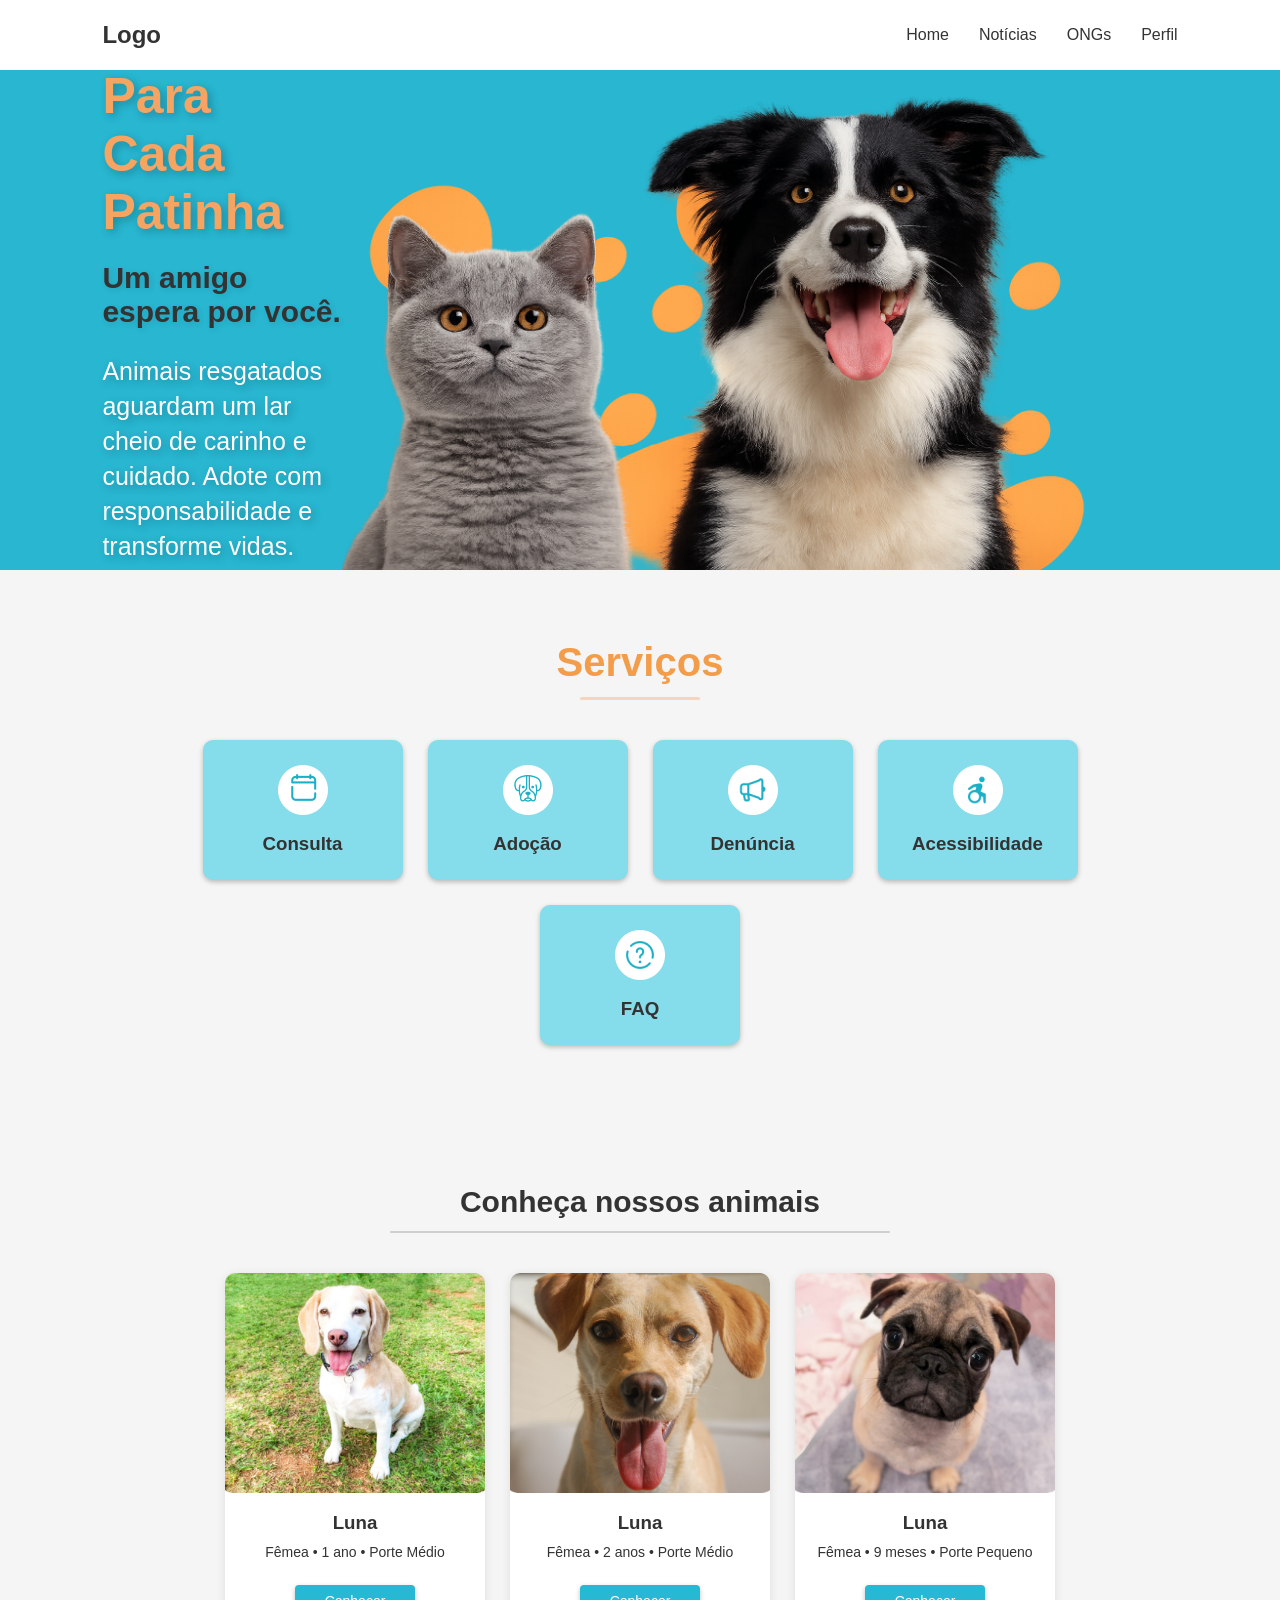
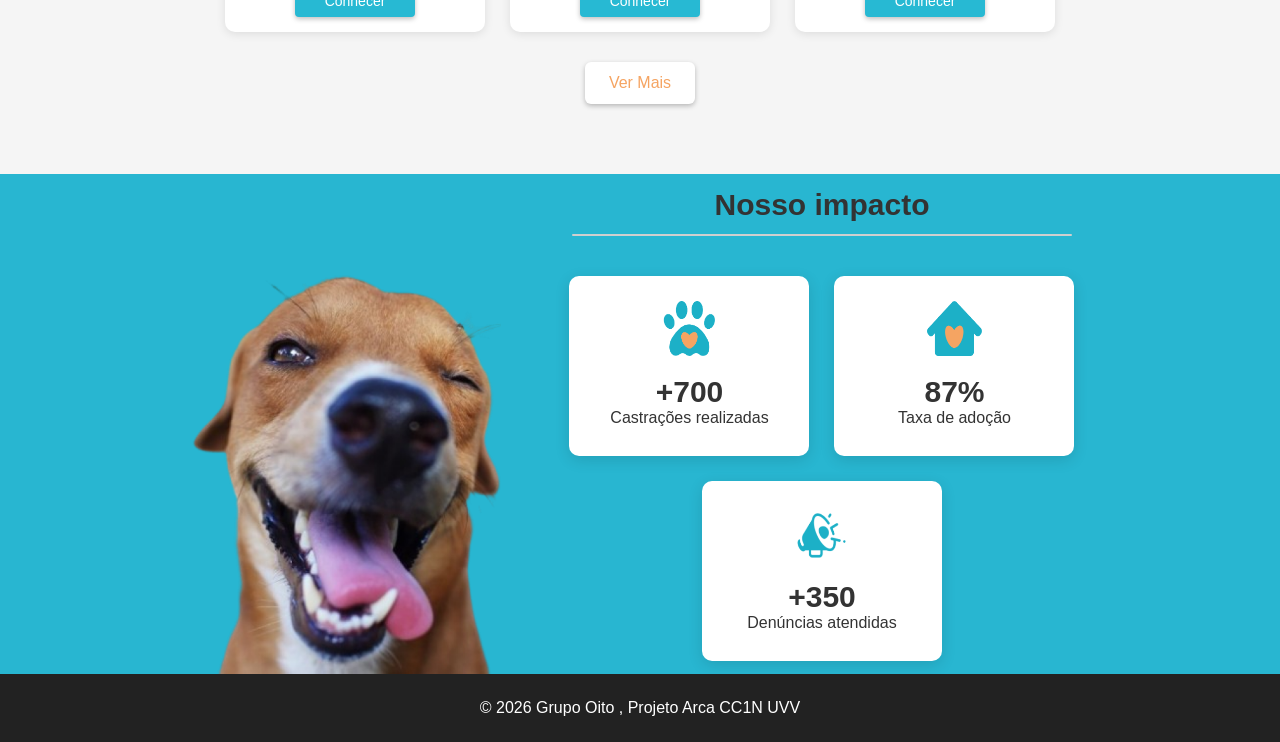
<file: Arca 0.4/index.html>
<!DOCTYPE html>
<html lang="pt-br">

<head>
    <meta charset="UTF-8">
    <meta name="viewport" content="width=device-width, initial-scale=1.0">
    <title>Projeto ARCA</title>
    <link rel="stylesheet" href="style.css">
</head>

<body>

    <header class="header flex flex-between">

        <div class="logo">Logo</div>

        <nav class="menu flex">
            <a href="index.html">Home</a>
            <a href="noticias.html">Notícias</a>
            <a href="ongs.html">ONGs</a>
            <a href="./PERFIL/perfil.html">Perfil</a>
        </nav>

    </header>

    <section class="banner flex flex-between">

        <div class="banner-text">

            <h1>
                Um Lar Para <br>
                Cada Patinha
            </h1>

            <h2>Um amigo espera por você.</h2>

            <p>
                Animais resgatados aguardam um lar cheio de carinho e cuidado.
                Adote com responsabilidade e transforme vidas.
            </p>

            <a href="animais.html" class="button button-primary">
                <b>Adotar Agora</b>
            </a>

        </div>

        <div class="banner-image">
            <img src="PNG/banner.png" alt="Gato e Cachorro">
        </div>

    </section>

    <section>

        <h2 class="title title-primary">Serviços</h2>

        <div class="flex flex-center wrap gap">
            
            <a href="agendamento.html" class="card service-card flex flex-center column">
                <img src="PNG/calendar.png" alt="">
                <br>
                <h3>Consulta</h3>
            </a>
            
            <a href="castracao.html" class="card service-card flex flex-center column">
                <img src="PNG/dog.png" alt="">
                <br>
                <h3>Adoção</h3>
            </a>
            
            <a href="vacinacao.html" class="card service-card flex flex-center column">
                <img src="PNG/speaker.png" alt="">
                <br>
                <h3>Denúncia</h3>
            </a>
            
            <a href="denuncias.html" class="card service-card flex flex-center column">
                <img src="PNG/service.png" alt="">
                <br>
                <h3>Acessibilidade</h3>
            </a>

            <a href="adocao.html" class="card service-card flex flex-center column">
                <img src="PNG/quest.png" alt="">
                <br>
                <h3>FAQ</h3>
            </a>

        </div>

    </section>

    <section>

        <div class="title title-secondary">
            <h2>Conheça nossos animais</h2>
        </div>

        <div class="flex flex-center wrap gap">

            <div class="card animal-card">
                <img src="PNG/luna.png" alt="Luna">
                <h3>Luna</h3>
                <p>Fêmea • 1 ano • Porte Médio</p>
                <a href="animal-luna.html" class="button button-secondary">Conhecer</a>
            </div>

            <div class="card animal-card">
                <img src="PNG/lunaa.png" alt="Luna">
                <h3>Luna</h3>
                <p>Fêmea • 2 anos • Porte Médio</p>
                <a href="animal-luna.html" class="button button-secondary">Conhecer</a>
            </div>

            <div class="card animal-card">
                <img src="PNG/lunaaa.png" alt="Luna">
                <h3>Luna</h3>
                <p>Fêmea • 9 meses • Porte Pequeno</p>
                <a href="animal-luna.html" class="button button-secondary">Conhecer</a>
            </div>

        </div>

        <div class="center margin-top">
            <a href="animais.html" class="button button-primary">
                Ver Mais
            </a>
        </div>

    </section>

    <section class="impact flex">

        <div class="impact-image">
            <img src="PNG/impactos.png" alt="Cachorro">
        </div>

        <div class="impact-content">

            <div class="title title-secondary">
                <h2>Nosso impacto</h2>
            </div>

            <div class="flex flex-center wrap gap">

                <div class="card impact-card">
                    <img src="PNG/ipcpawn.png" alt="">
                    <h2>+700</h2>
                    <p>Castrações realizadas</p>
                </div>

                <div class="card impact-card">
                    <img src="PNG/ipchome.png" alt="">
                    <h2>87%</h2>
                    <p>Taxa de adoção</p>
                </div>

                <div class="card impact-card">
                    <img src="PNG/ipcphone.png" alt="">
                    <h2>+350</h2>
                    <p>Denúncias atendidas</p>
                </div>

            </div>

        </div>

    </section>

    <footer class="footer">
        <p>© 2026 Grupo Oito , Projeto Arca CC1N UVV</p>
    </footer>

</body>

</html>
</file>
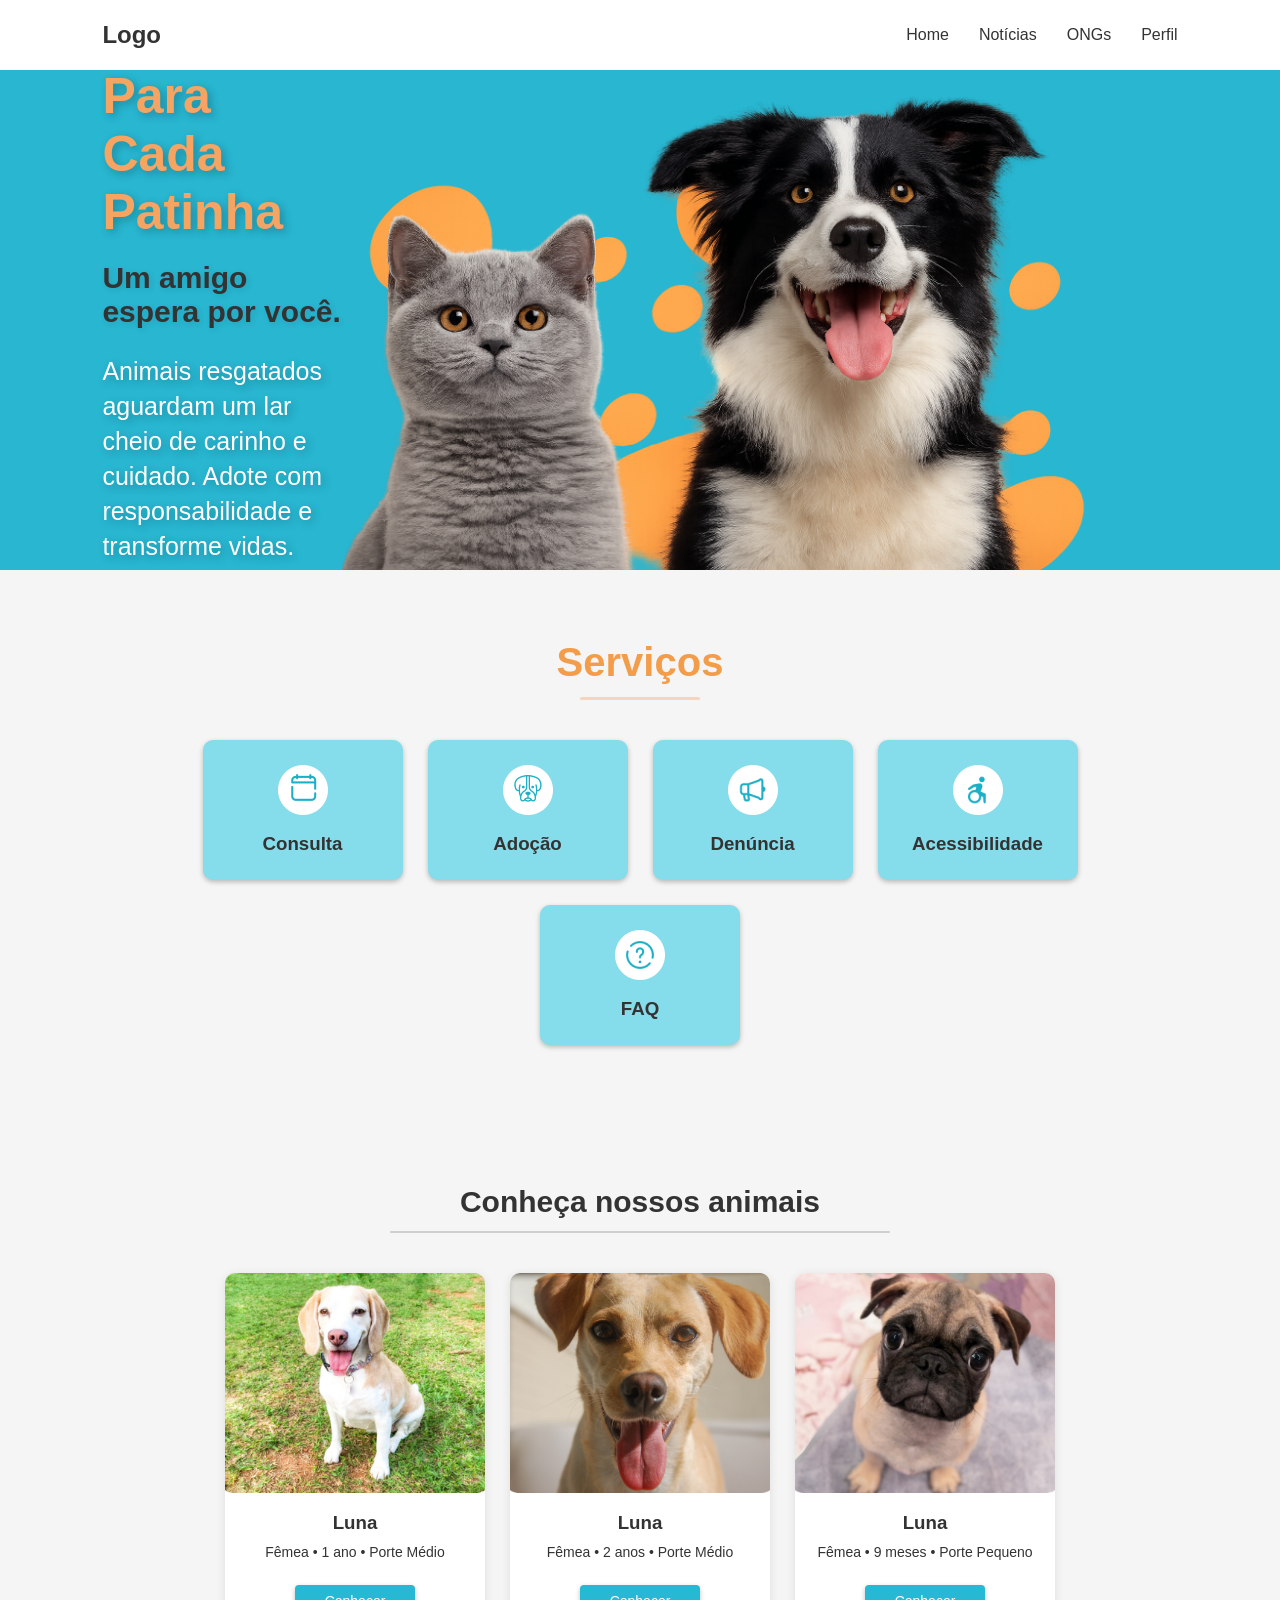
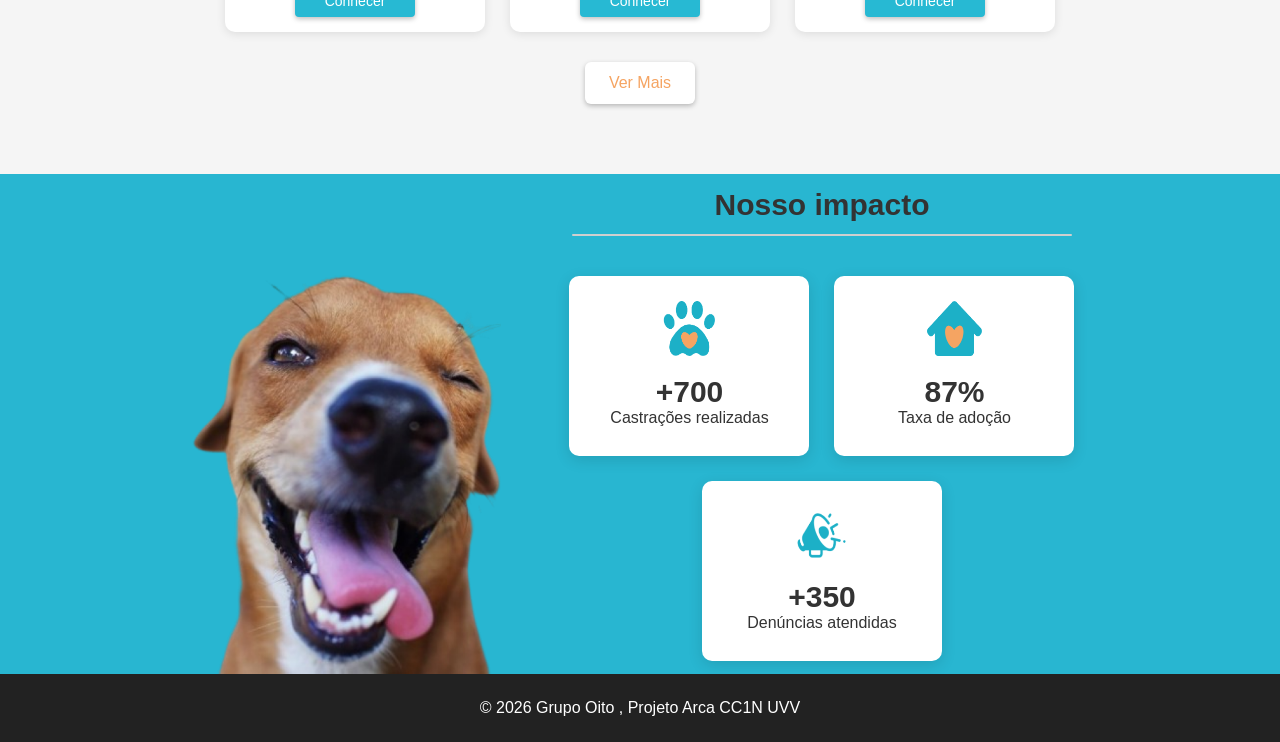
<file: ARCA 5/index.html>
<!DOCTYPE html>
<html lang="pt-br">

<head>
    <meta charset="UTF-8">
    <meta name="viewport" content="width=device-width, initial-scale=1.0">
    <title>Projeto ARCA</title>
    <link rel="stylesheet" href="style.css">
</head>

<body>

    <header class="header flex flex-between">

        <div class="logo">Logo</div>

        <nav class="menu flex">
            <a href="index.html">Home</a>
            <a href="noticias.html">Notícias</a>
            <a href="ongs.html">ONGs</a>
            <a href="./PERFIL/perfil.html">Perfil</a>
        </nav>

    </header>

    <section class="banner flex flex-between">

        <div class="banner-text">

            <h1>
                Um Lar Para <br>
                Cada Patinha
            </h1>

            <h2>Um amigo espera por você.</h2>

            <p>
                Animais resgatados aguardam um lar cheio de carinho e cuidado.
                Adote com responsabilidade e transforme vidas.
            </p>

            <a href="animais.html" class="button button-primary">
                <b>Adotar Agora</b>
            </a>

        </div>

        <div class="banner-image">
            <img src="PNG/banner.png" alt="Gato e Cachorro">
        </div>

    </section>

    <section>

        <h2 class="title title-primary">Serviços</h2>

        <div class="flex flex-center wrap gap">
            
            <a href="./AGENDAMENTO/agendamento.html" class="card service-card flex flex-center column">
                <img src="PNG/calendar.png" alt="">
                <br>
                <h3>Consulta</h3>
            </a>
            
            <a href="./ADOCAO/animais.html" class="card service-card flex flex-center column">
                <img src="PNG/dog.png" alt="">
                <br>
                <h3>Adoção</h3>
            </a>
            
            <a href="vacinacao.html" class="card service-card flex flex-center column">
                <img src="PNG/speaker.png" alt="">
                <br>
                <h3>Denúncia</h3>
            </a>
            
            <a href="denuncias.html" class="card service-card flex flex-center column">
                <img src="PNG/service.png" alt="">
                <br>
                <h3>Acessibilidade</h3>
            </a>

            <a href="adocao.html" class="card service-card flex flex-center column">
                <img src="PNG/quest.png" alt="">
                <br>
                <h3>FAQ</h3>
            </a>

        </div>

    </section>

    <section>

        <div class="title title-secondary">
            <h2>Conheça nossos animais</h2>
        </div>

        <div class="flex flex-center wrap gap">

            <div class="card animal-card">
                <img src="PNG/luna.png" alt="Luna">
                <h3>Luna</h3>
                <p>Fêmea • 1 ano • Porte Médio</p>
                <a href="animal-luna.html" class="button button-secondary">Conhecer</a>
            </div>

            <div class="card animal-card">
                <img src="PNG/lunaa.png" alt="Luna">
                <h3>Luna</h3>
                <p>Fêmea • 2 anos • Porte Médio</p>
                <a href="animal-luna.html" class="button button-secondary">Conhecer</a>
            </div>

            <div class="card animal-card">
                <img src="PNG/lunaaa.png" alt="Luna">
                <h3>Luna</h3>
                <p>Fêmea • 9 meses • Porte Pequeno</p>
                <a href="animal-luna.html" class="button button-secondary">Conhecer</a>
            </div>

        </div>

        <div class="center margin-top">
            <a href="animais.html" class="button button-primary">
                Ver Mais
            </a>
        </div>

    </section>

    <section class="impact flex">

        <div class="impact-image">
            <img src="PNG/impactos.png" alt="Cachorro">
        </div>

        <div class="impact-content">

            <div class="title title-secondary">
                <h2>Nosso impacto</h2>
            </div>

            <div class="flex flex-center wrap gap">

                <div class="card impact-card">
                    <img src="PNG/ipcpawn.png" alt="">
                    <h2>+700</h2>
                    <p>Castrações realizadas</p>
                </div>

                <div class="card impact-card">
                    <img src="PNG/ipchome.png" alt="">
                    <h2>87%</h2>
                    <p>Taxa de adoção</p>
                </div>

                <div class="card impact-card">
                    <img src="PNG/ipcphone.png" alt="">
                    <h2>+350</h2>
                    <p>Denúncias atendidas</p>
                </div>

            </div>

        </div>

    </section>

    <footer class="footer">
        <p>© 2026 Grupo Oito , Projeto Arca CC1N UVV</p>
    </footer>

</body>

</html>
</file>
<file: Arca 0.4/style.css>
:root{
    --azul:#28b6d1;
    --azul-claro:#85dceb;

    --laranja:#F5A462;
    --laranja-claro:#f3d5c0;

    --cinza:#333;
    --cinza-claro:#f5f5f5;

    --branco:#fff;
    --preto:#222;

    --radius:10px;
    --shadow:0 2px 10px rgba(0,0,0,0.1);

    --transition:.3s;
    --padding:8%;
}

*{
    margin:0;
    padding:0;
    box-sizing:border-box;
    font-family:Arial, Helvetica, sans-serif;
}

body{
    background:var(--cinza-claro);
    color:var(--cinza);
}

a{
    text-decoration:none;
    color:inherit;
}

section{
    padding:70px var(--padding);
}

h1{
    color:var(--laranja);
    text-shadow:3px 3px 8px rgba(0,0,0,0.25);
    font-size:48px;
}

h2{
    font-size:30px;
}

.flex{
    display:flex;
    align-items:center;
}

.flex-between{
    justify-content:space-between;
}

.flex-center{
    justify-content:center;
}

.wrap{
    flex-wrap:wrap;
}

.gap{
    gap:25px;
}

.column{
    flex-direction:column;
}

.card{
    border-radius:var(--radius);
    transition:var(--transition);
}

.card:hover,
.button:hover{
    transform:scale(1.05);
}

.button{
    display:inline-block;
    transition:var(--transition);
    box-shadow:0 2px 5px rgba(0,0,0,0.25);
}

.button-primary{
    background:var(--branco);
    color:var(--laranja);
    padding:12px 24px;
    border-radius:6px;
}

.button-secondary{
    background:#27b9d3;
    color:var(--branco);
    padding:8px 30px;
    border-radius:4px;
    font-size:14px;
    font-weight:500;
}

.title{
    text-align:center;
    margin-bottom:40px;
}

.title::after{
    content:"";
    display:block;
    margin:12px auto 0;
    border-radius:10px;
}

.title-primary{
    font-size:40px;
    color:#f39c4a;
}

.title-primary::after{
    width:120px;
    height:3px;
    background:var(--laranja-claro);
}

.title-secondary::after{
    width:500px;
    height:2px;
    background:#cfcfcf;
}

.header{
    background:var(--branco);
    height:70px;
    padding:0 var(--padding);
    box-shadow:var(--shadow);
}

.logo{
    font-size:24px;
    font-weight:bold;
}

.menu{
    gap:30px;
}

.menu a{
    transition:var(--transition);
}

.menu a:hover{
    color:var(--azul);
}

.banner,
.impact{
    background:var(--azul);
    overflow:hidden;
}

.banner{
    height:500px;
}

.banner-text{
    max-width:600px;
}

.banner-text h1{
    font-size:50px;
    margin-bottom:20px;
}

.banner-text h2{
    text-shadow:2px 2px 6px rgba(0,0,0,0.10);
}

.banner-text p{
    padding-top:25px;
    margin-bottom:25px;
    line-height:35px;
    font-size:25px;
    color:var(--branco);
    text-shadow:3px 3px 8px rgba(0,0,0,0.25);
}

.banner-image{
    margin-right:var(--padding);
}

.banner-image img,
.impact-image img{
    width:auto;
    display:block;
}

.banner-image img{
    height:500px;
}

.service-card{
    width:200px;
    height:140px;
    background:var(--azul-claro);
    cursor:pointer;
    box-shadow:0 2px 5px rgba(0,0,0,0.25);
}

.service-card img{
    width: 50px;
}

.animal-card{
    width:260px;
    background:var(--branco);
    overflow:hidden;
    text-align:center;
    box-shadow:var(--shadow);
}

.animal-card img{
    width:100%;
    height:220px;
    object-fit:cover;
}

.animal-card h3{
    margin-top:15px;
}

.animal-card p{
    padding:10px 15px;
    font-size:14px;
}

.animal-card a{
    margin:15px;
}

.center{
    text-align:center;
}

.margin-top{
    margin-top:30px;
}

.impact{
    height:500px;
    position:relative;
}

.impact-image{
    position:absolute;
    left:15%;
    bottom:0;
    z-index:1;
}

.impact-image img{
    height:400px;
}

.impact-content{
    width:100%;
    padding-left:450px;
    padding-right:var(--padding);
    z-index:2;
}

.impact-card{
    width:240px;
    height: 180px;
    background:var(--branco);
    padding:25px;
    text-align:center;
    box-shadow:0 4px 15px rgba(0,0,0,0.12);
}

.impact-card img{
    width:55px;
    height:55px;
    margin-bottom:15px;
}

.footer{
    background:var(--preto);
    color:var(--branco);
    text-align:center;
    padding:25px;
}

@media(max-width:900px){

    .header,
    .banner{
        flex-direction:column;
        height:auto;
        text-align:center;
    }

    .header{
        padding:20px;
        gap:15px;
    }

    .banner{
        gap:40px;
    }

    .banner-text h1{
        font-size:38px;
    }

    .menu{
        justify-content:center;
    }
}
</file>
<file: ARCA 5/style.css>
:root{
    --azul:#28b6d1;
    --azul-claro:#85dceb;

    --laranja:#F5A462;
    --laranja-claro:#f3d5c0;

    --cinza:#333;
    --cinza-claro:#f5f5f5;

    --branco:#fff;
    --preto:#222;

    --radius:10px;
    --shadow:0 2px 10px rgba(0,0,0,0.1);

    --transition:.3s;
    --padding:8%;
}

*{
    margin:0;
    padding:0;
    box-sizing:border-box;
    font-family:Arial, Helvetica, sans-serif;
}

body{
    background:var(--cinza-claro);
    color:var(--cinza);
}

a{
    text-decoration:none;
    color:inherit;
}

section{
    padding:70px var(--padding);
}

h1{
    color:var(--laranja);
    text-shadow:3px 3px 8px rgba(0,0,0,0.25);
    font-size:48px;
}

h2{
    font-size:30px;
}

.flex{
    display:flex;
    align-items:center;
}

.flex-between{
    justify-content:space-between;
}

.flex-center{
    justify-content:center;
}

.wrap{
    flex-wrap:wrap;
}

.gap{
    gap:25px;
}

.column{
    flex-direction:column;
}

.card{
    border-radius:var(--radius);
    transition:var(--transition);
}

.card:hover,
.button:hover{
    transform:scale(1.05);
}

.button{
    display:inline-block;
    transition:var(--transition);
    box-shadow:0 2px 5px rgba(0,0,0,0.25);
}

.button-primary{
    background:var(--branco);
    color:var(--laranja);
    padding:12px 24px;
    border-radius:6px;
}

.button-secondary{
    background:#27b9d3;
    color:var(--branco);
    padding:8px 30px;
    border-radius:4px;
    font-size:14px;
    font-weight:500;
}

.title{
    text-align:center;
    margin-bottom:40px;
}

.title::after{
    content:"";
    display:block;
    margin:12px auto 0;
    border-radius:10px;
}

.title-primary{
    font-size:40px;
    color:#f39c4a;
}

.title-primary::after{
    width:120px;
    height:3px;
    background:var(--laranja-claro);
}

.title-secondary::after{
    width:500px;
    height:2px;
    background:#cfcfcf;
}

.header{
    background:var(--branco);
    height:70px;
    padding:0 var(--padding);
    box-shadow:var(--shadow);
}

.logo{
    font-size:24px;
    font-weight:bold;
}

.menu{
    gap:30px;
}

.menu a{
    transition:var(--transition);
}

.menu a:hover{
    color:var(--azul);
}

.banner,
.impact{
    background:var(--azul);
    overflow:hidden;
}

.banner{
    height:500px;
}

.banner-text{
    max-width:600px;
}

.banner-text h1{
    font-size:50px;
    margin-bottom:20px;
}

.banner-text h2{
    text-shadow:2px 2px 6px rgba(0,0,0,0.10);
}

.banner-text p{
    padding-top:25px;
    margin-bottom:25px;
    line-height:35px;
    font-size:25px;
    color:var(--branco);
    text-shadow:3px 3px 8px rgba(0,0,0,0.25);
}

.banner-image{
    margin-right:var(--padding);
}

.banner-image img,
.impact-image img{
    width:auto;
    display:block;
}

.banner-image img{
    height:500px;
}

.service-card{
    width:200px;
    height:140px;
    background:var(--azul-claro);
    cursor:pointer;
    box-shadow:0 2px 5px rgba(0,0,0,0.25);
}

.service-card img{
    width: 50px;
}

.animal-card{
    width:260px;
    background:var(--branco);
    overflow:hidden;
    text-align:center;
    box-shadow:var(--shadow);
}

.animal-card img{
    width:100%;
    height:220px;
    object-fit:cover;
}

.animal-card h3{
    margin-top:15px;
}

.animal-card p{
    padding:10px 15px;
    font-size:14px;
}

.animal-card a{
    margin:15px;
}

.center{
    text-align:center;
}

.margin-top{
    margin-top:30px;
}

.impact{
    height:500px;
    position:relative;
}

.impact-image{
    position:absolute;
    left:15%;
    bottom:0;
    z-index:1;
}

.impact-image img{
    height:400px;
}

.impact-content{
    width:100%;
    padding-left:450px;
    padding-right:var(--padding);
    z-index:2;
}

.impact-card{
    width:240px;
    height: 180px;
    background:var(--branco);
    padding:25px;
    text-align:center;
    box-shadow:0 4px 15px rgba(0,0,0,0.12);
}

.impact-card img{
    width:55px;
    height:55px;
    margin-bottom:15px;
}

.footer{
    background:var(--preto);
    color:var(--branco);
    text-align:center;
    padding:25px;
}

@media(max-width:900px){

    .header,
    .banner{
        flex-direction:column;
        height:auto;
        text-align:center;
    }

    .header{
        padding:20px;
        gap:15px;
    }

    .banner{
        gap:40px;
    }

    .banner-text h1{
        font-size:38px;
    }

    .menu{
        justify-content:center;
    }
}
</file>
